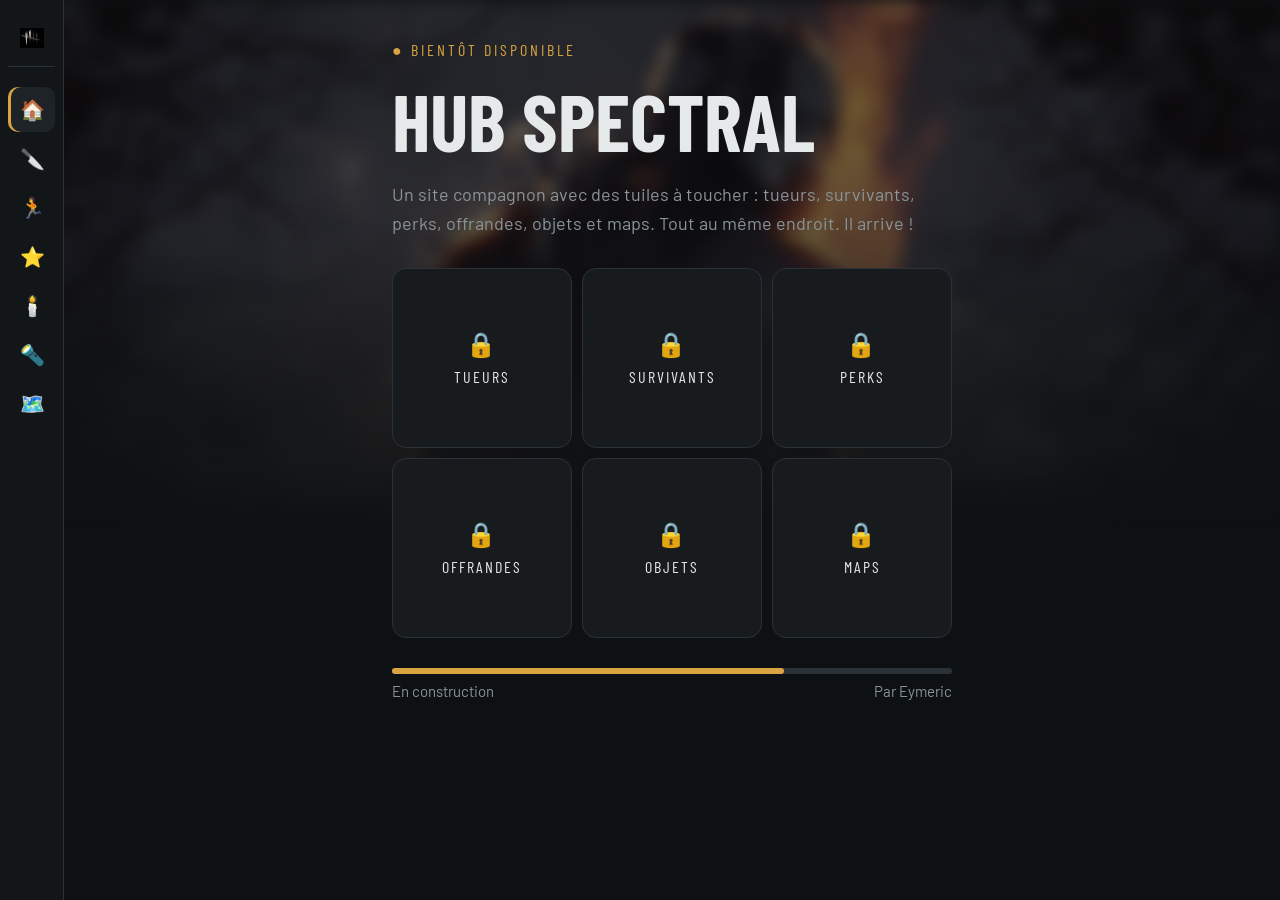
<file: index.html>
<!DOCTYPE html>
<html lang="fr">
<head>
  <meta charset="UTF-8">
  <meta name="viewport" content="width=device-width, initial-scale=1.0">
  <title>Hub Spectral</title>
  <link rel="stylesheet" href="https://fonts.googleapis.com/css2?family=Barlow+Condensed:wght@600;700&family=Barlow&display=swap">
  <link rel="stylesheet" href="css/style.css">
  <link rel="stylesheet" href="css/barre-nav.css">
</head>
<body>

  <!-- tout les racour pour naviger plus facilment entre les pages sans avoir besion de revenir au lobby du site -->
  <nav class="barre-nav">
    <a class="nav-logo" href="index.html"><span><img src="images/télécharger.gif" alt="" width="24" height="24"></span><b>Hub Spectral</b></a>
    <a class="actif" href="index.html"><span>🏠</span><b>Accueil</b></a>
    <a href="pages/tueurs.html"><span>🔪</span><b>Tueurs</b></a>
    <a href="pages/survivants.html"><span>🏃</span><b>Survivants</b></a>
    <a href="pages/perks.html"><span>⭐</span><b>Perks</b></a>
    <a href="pages/offrandes.html"><span>🕯️</span><b>Offrandes</b></a>
    <a href="pages/objets.html"><span>🔦</span><b>Objets</b></a>
    <a href="pages/maps.html"><span>🗺️</span><b>Maps</b></a>
  </nav>

  <div class="fond"></div>

  <div class="contenu">

    <div class="titre-petit">● Bientôt disponible</div>
    <h1>Hub Spectral</h1>
    <p>Un site compagnon avec des tuiles à toucher : tueurs, survivants, perks, offrandes, objets et maps. Tout au même endroit. Il arrive !</p>

    <!-- fait appel a la classe tuile dans le css et fait une redirection sur le sous page du site -->
    <div class="grille">
      <a class="tuile" href="pages/tueurs.html"><span>🔒</span>Tueurs</a>
      <a class="tuile" href="pages/survivants.html"><span>🔒</span>Survivants</a>
      <a class="tuile" href="pages/perks.html"><span>🔒</span>Perks</a>
      <a class="tuile" href="pages/offrandes.html"><span>🔒</span>Offrandes</a>
      <a class="tuile" href="pages/objets.html"><span>🔒</span>Objets</a>
      <a class="tuile" href="pages/maps.html"><span>🔒</span>Maps</a>
    </div>

    <!-- le bloc exterieur forme la piste et celui dedans forme la partie doree -->
    <div class="barre"><div></div></div>
    <div class="bas">
      <span>En construction</span>
      <span>Par Eymeric</span>
    </div>

  </div>

</body>
</html>
</file>
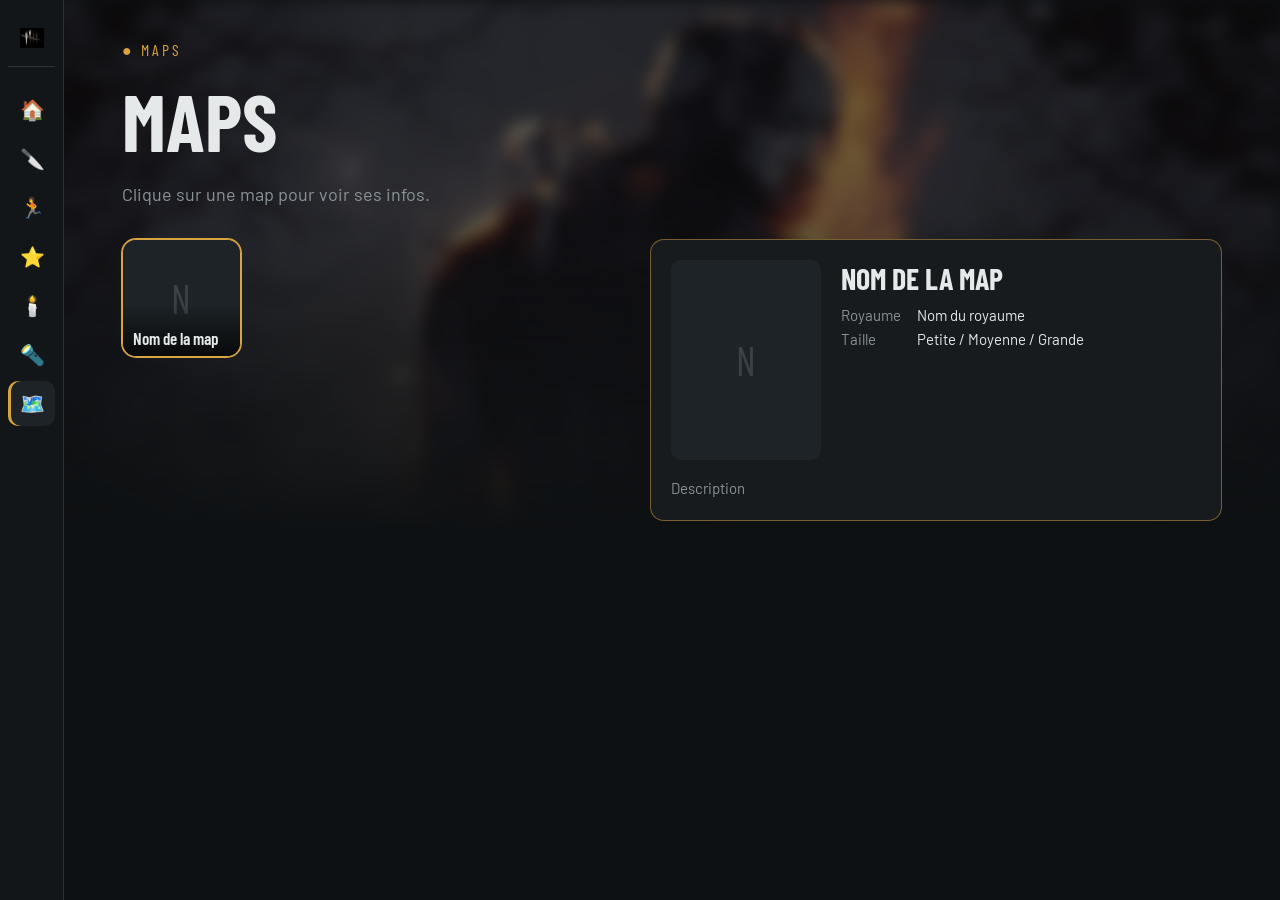
<file: pages/maps.html>
<!DOCTYPE html>
<html lang="fr">
<head>
  <meta charset="UTF-8">
  <meta name="viewport" content="width=device-width, initial-scale=1.0">
  <title>Maps - Hub Spectral</title>
  <link rel="stylesheet" href="https://fonts.googleapis.com/css2?family=Barlow+Condensed:wght@600;700&family=Barlow&display=swap">
  <link rel="stylesheet" href="../css/style.css">
  <link rel="stylesheet" href="../css/barre-nav.css">
  <link rel="stylesheet" href="../css/fiches.css">
</head>
<!-- cette page reutilise les fiches communes pour presenter les maps -->
<body class="page-fiches">

  <nav class="barre-nav">
    <a class="nav-logo" href="../index.html"><span><img src="../images/télécharger.gif" alt="" width="24" height="24"></span><b>Hub Spectral</b></a>
    <a href="../index.html"><span>🏠</span><b>Accueil</b></a>
    <a href="../pages/tueurs.html"><span>🔪</span><b>Tueurs</b></a>
    <a href="../pages/survivants.html"><span>🏃</span><b>Survivants</b></a>
    <a href="../pages/perks.html"><span>⭐</span><b>Perks</b></a>
    <a href="../pages/offrandes.html"><span>🕯️</span><b>Offrandes</b></a>
    <a href="../pages/objets.html"><span>🔦</span><b>Objets</b></a>
    <a class="actif" href="../pages/maps.html"><span>🗺️</span><b>Maps</b></a>
  </nav>

  <div class="fond"></div>

  <div class="contenu">

    <div class="titre-petit">● Maps</div>
    <h1>Maps</h1>
    <p>Clique sur une map pour voir ses infos.</p>

    <div class="mise-en-page">
    <div class="grille-fiches">

      <!-- fiche modele : renseigner le royaume la taille et la description de la map -->
      <label class="tuile-survivant">
        <input class="choix" type="radio" name="choix" checked>
        <span class="cadre-image mini-portrait" data-lettre="N"></span>
        <span class="nom-tuile">Nom de la map</span>
      </label>
      <div class="zone-droite">
        <div class="colonne-droite">
          <div class="panneau">
            <div class="panneau-haut">
              <div class="cadre-image grand-portrait" data-lettre="N"></div>
              <div>
                <h2 class="panneau-nom">Nom de la map</h2>
                <dl class="fiche">
                  <dt>Royaume</dt> <dd>Nom du royaume</dd>
                  <dt>Taille</dt> <dd>Petite / Moyenne / Grande</dd>
                </dl>
              </div>
            </div>
            <p class="panneau-description">Description</p>
          </div>
        </div>
      </div>

    </div>
    </div>

  </div>

</body>
</html>
</file>
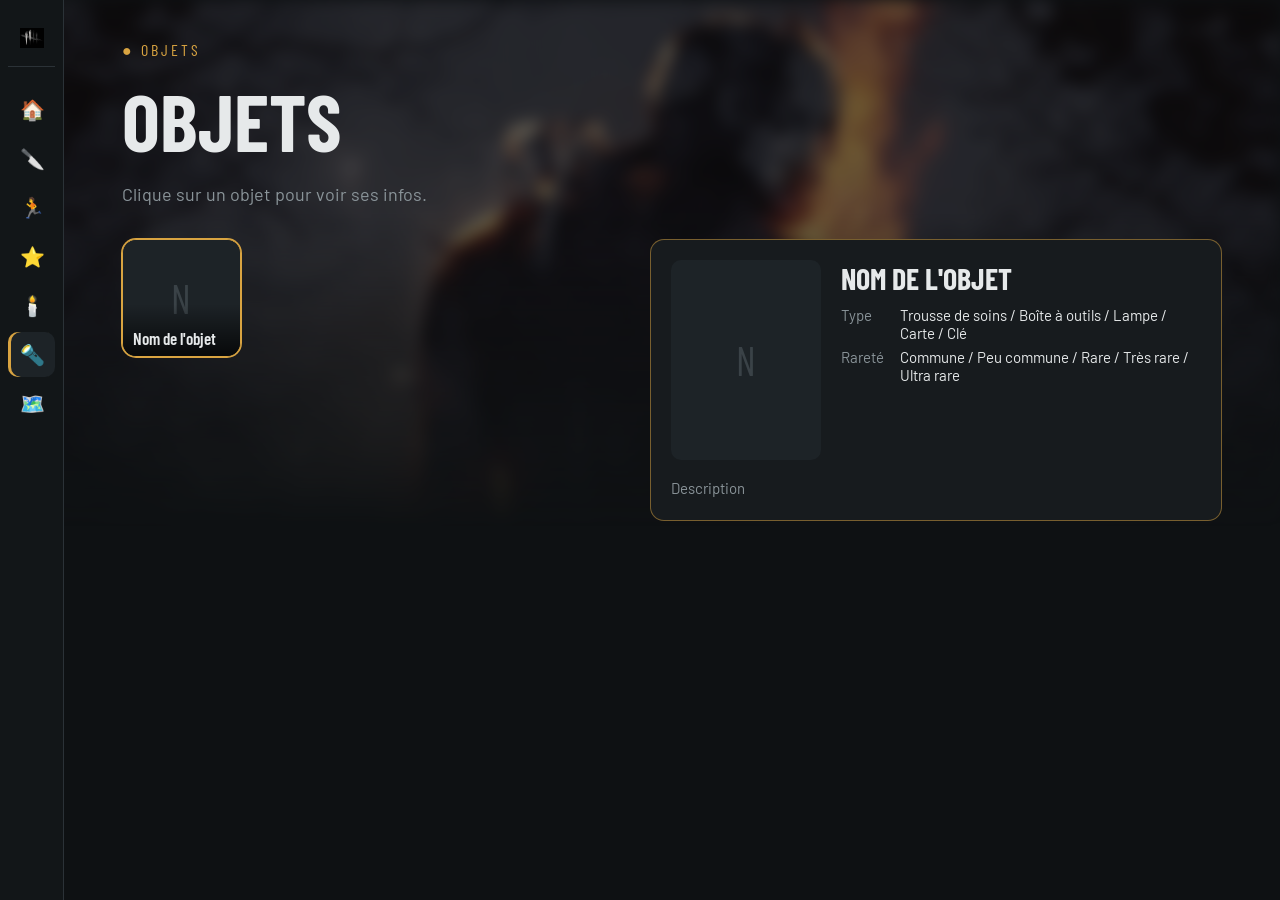
<file: pages/objets.html>
<!DOCTYPE html>
<html lang="fr">
<head>
  <meta charset="UTF-8">
  <meta name="viewport" content="width=device-width, initial-scale=1.0">
  <title>Objets - Hub Spectral</title>
  <link rel="stylesheet" href="https://fonts.googleapis.com/css2?family=Barlow+Condensed:wght@600;700&family=Barlow&display=swap">
  <link rel="stylesheet" href="../css/style.css">
  <link rel="stylesheet" href="../css/barre-nav.css">
  <link rel="stylesheet" href="../css/fiches.css">
</head>
<!-- cette page reutilise les fiches communes pour presenter les objets -->
<body class="page-fiches">

  <nav class="barre-nav">
    <a class="nav-logo" href="../index.html"><span><img src="../images/télécharger.gif" alt="" width="24" height="24"></span><b>Hub Spectral</b></a>
    <a href="../index.html"><span>🏠</span><b>Accueil</b></a>
    <a href="../pages/tueurs.html"><span>🔪</span><b>Tueurs</b></a>
    <a href="../pages/survivants.html"><span>🏃</span><b>Survivants</b></a>
    <a href="../pages/perks.html"><span>⭐</span><b>Perks</b></a>
    <a href="../pages/offrandes.html"><span>🕯️</span><b>Offrandes</b></a>
    <a class="actif" href="../pages/objets.html"><span>🔦</span><b>Objets</b></a>
    <a href="../pages/maps.html"><span>🗺️</span><b>Maps</b></a>
  </nav>

  <div class="fond"></div>

  <div class="contenu">

    <div class="titre-petit">● Objets</div>
    <h1>Objets</h1>
    <p>Clique sur un objet pour voir ses infos.</p>

    <div class="mise-en-page">
    <div class="grille-fiches">

      <!-- fiche modele : renseigner le type la rarete et lutilisation de lobjet -->
      <label class="tuile-survivant">
        <input class="choix" type="radio" name="choix" checked>
        <span class="cadre-image mini-portrait" data-lettre="N"></span>
        <span class="nom-tuile">Nom de l'objet</span>
      </label>
      <div class="zone-droite">
        <div class="colonne-droite">
          <div class="panneau">
            <div class="panneau-haut">
              <div class="cadre-image grand-portrait" data-lettre="N"></div>
              <div>
                <h2 class="panneau-nom">Nom de l'objet</h2>
                <dl class="fiche">
                  <dt>Type</dt> <dd>Trousse de soins / Boîte à outils / Lampe / Carte / Clé</dd>
                  <dt>Rareté</dt> <dd>Commune / Peu commune / Rare / Très rare / Ultra rare</dd>
                </dl>
              </div>
            </div>
            <p class="panneau-description">Description</p>
          </div>
        </div>
      </div>

    </div>
    </div>

  </div>

</body>
</html>
</file>
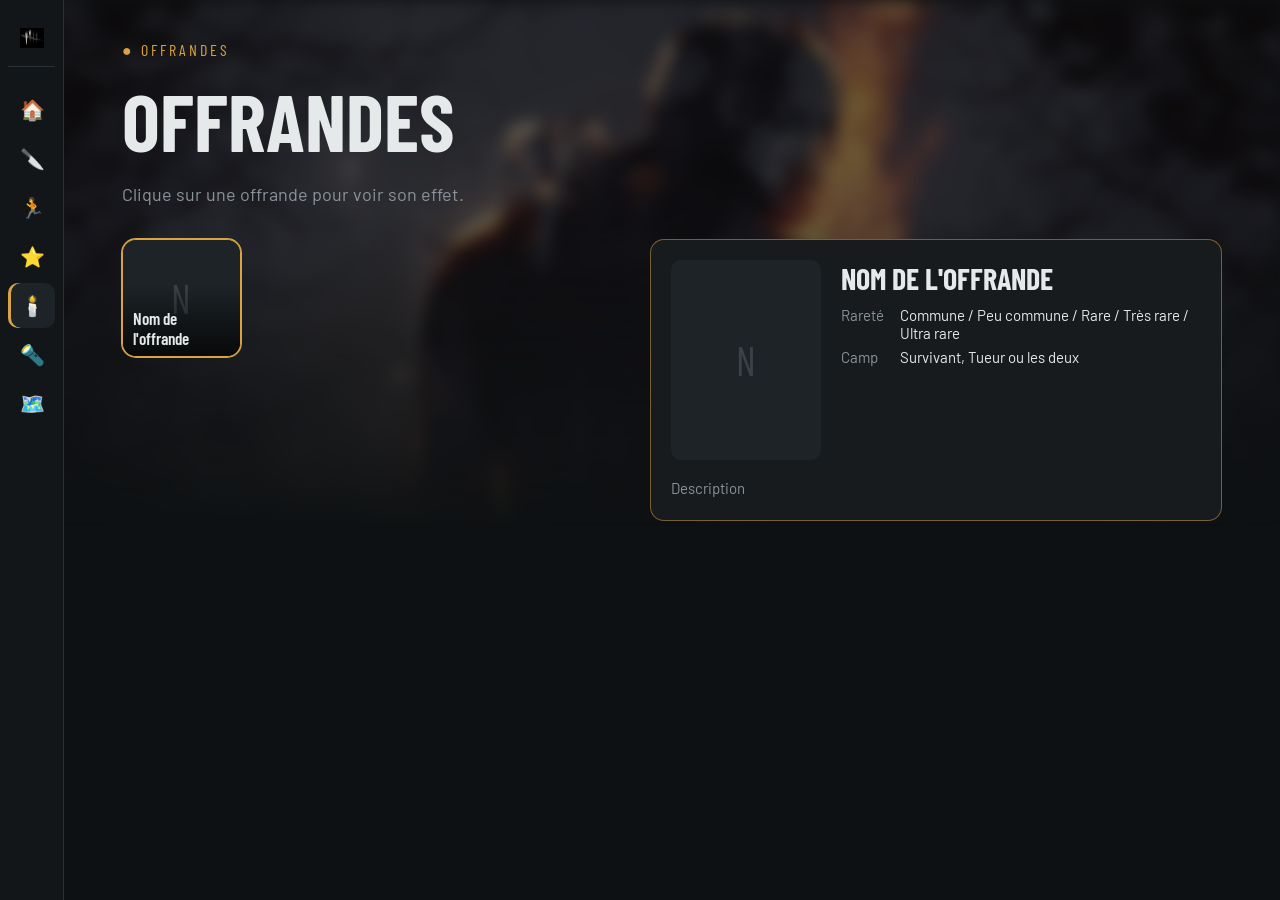
<file: pages/offrandes.html>
<!DOCTYPE html>
<html lang="fr">
<head>
  <meta charset="UTF-8">
  <meta name="viewport" content="width=device-width, initial-scale=1.0">
  <title>Offrandes - Hub Spectral</title>
  <link rel="stylesheet" href="https://fonts.googleapis.com/css2?family=Barlow+Condensed:wght@600;700&family=Barlow&display=swap">
  <link rel="stylesheet" href="../css/style.css">
  <link rel="stylesheet" href="../css/barre-nav.css">
  <link rel="stylesheet" href="../css/fiches.css">
</head>
<!-- cette page reutilise les fiches communes pour presenter les offrandes -->
<body class="page-fiches">

  <nav class="barre-nav">
    <a class="nav-logo" href="../index.html"><span><img src="../images/télécharger.gif" alt="" width="24" height="24"></span><b>Hub Spectral</b></a>
    <a href="../index.html"><span>🏠</span><b>Accueil</b></a>
    <a href="../pages/tueurs.html"><span>🔪</span><b>Tueurs</b></a>
    <a href="../pages/survivants.html"><span>🏃</span><b>Survivants</b></a>
    <a href="../pages/perks.html"><span>⭐</span><b>Perks</b></a>
    <a class="actif" href="../pages/offrandes.html"><span>🕯️</span><b>Offrandes</b></a>
    <a href="../pages/objets.html"><span>🔦</span><b>Objets</b></a>
    <a href="../pages/maps.html"><span>🗺️</span><b>Maps</b></a>
  </nav>

  <div class="fond"></div>

  <div class="contenu">

    <div class="titre-petit">● Offrandes</div>
    <h1>Offrandes</h1>
    <p>Clique sur une offrande pour voir son effet.</p>

    <div class="mise-en-page">
    <div class="grille-fiches">

      <!-- fiche modele : renseigner la rarete le camp autorise et leffet de loffrande -->
      <label class="tuile-survivant">
        <input class="choix" type="radio" name="choix" checked>
        <span class="cadre-image mini-portrait" data-lettre="N"></span>
        <span class="nom-tuile">Nom de l'offrande</span>
      </label>
      <div class="zone-droite">
        <div class="colonne-droite">
          <div class="panneau">
            <div class="panneau-haut">
              <div class="cadre-image grand-portrait" data-lettre="N"></div>
              <div>
                <h2 class="panneau-nom">Nom de l'offrande</h2>
                <dl class="fiche">
                  <dt>Rareté</dt> <dd>Commune / Peu commune / Rare / Très rare / Ultra rare</dd>
                  <dt>Camp</dt> <dd>Survivant, Tueur ou les deux</dd>
                </dl>
              </div>
            </div>
            <p class="panneau-description">Description</p>
          </div>
        </div>
      </div>

    </div>
    </div>

  </div>

</body>
</html>
</file>
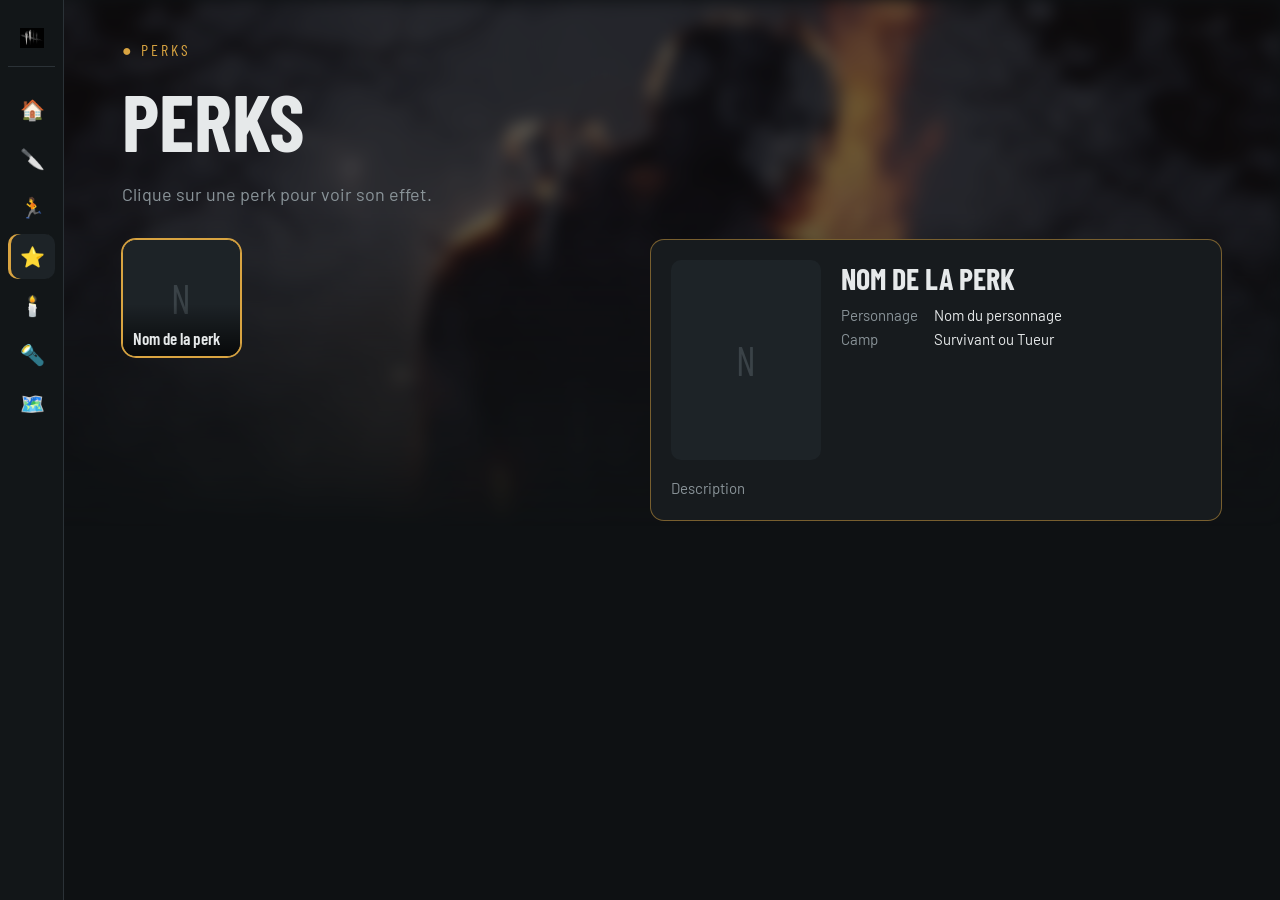
<file: pages/perks.html>
<!DOCTYPE html>
<html lang="fr">
<head>
  <meta charset="UTF-8">
  <meta name="viewport" content="width=device-width, initial-scale=1.0">
  <title>Perks - Hub Spectral</title>
  <link rel="stylesheet" href="https://fonts.googleapis.com/css2?family=Barlow+Condensed:wght@600;700&family=Barlow&display=swap">
  <link rel="stylesheet" href="../css/style.css">
  <link rel="stylesheet" href="../css/barre-nav.css">
  <link rel="stylesheet" href="../css/fiches.css">
</head>
<!-- cette page reutilise les fiches communes pour presenter les competences -->
<body class="page-fiches">

  <nav class="barre-nav">
    <a class="nav-logo" href="../index.html"><span><img src="../images/télécharger.gif" alt="" width="24" height="24"></span><b>Hub Spectral</b></a>
    <a href="../index.html"><span>🏠</span><b>Accueil</b></a>
    <a href="../pages/tueurs.html"><span>🔪</span><b>Tueurs</b></a>
    <a href="../pages/survivants.html"><span>🏃</span><b>Survivants</b></a>
    <a class="actif" href="../pages/perks.html"><span>⭐</span><b>Perks</b></a>
    <a href="../pages/offrandes.html"><span>🕯️</span><b>Offrandes</b></a>
    <a href="../pages/objets.html"><span>🔦</span><b>Objets</b></a>
    <a href="../pages/maps.html"><span>🗺️</span><b>Maps</b></a>
  </nav>

  <div class="fond"></div>

  <div class="contenu">

    <div class="titre-petit">● Perks</div>
    <h1>Perks</h1>
    <p>Clique sur une perk pour voir son effet.</p>

    <div class="mise-en-page">
    <div class="grille-fiches">

      <!-- fiche modele : indiquer le personnage le camp et remplacer Description par leffet de la competence -->
      <label class="tuile-survivant">
        <input class="choix" type="radio" name="choix" checked>
        <span class="cadre-image mini-portrait" data-lettre="N"></span>
        <span class="nom-tuile">Nom de la perk</span>
      </label>
      <div class="zone-droite">
        <div class="colonne-droite">
          <div class="panneau">
            <div class="panneau-haut">
              <div class="cadre-image grand-portrait" data-lettre="N"></div>
              <div>
                <h2 class="panneau-nom">Nom de la perk</h2>
                <dl class="fiche">
                  <dt>Personnage</dt> <dd>Nom du personnage</dd>
                  <dt>Camp</dt> <dd>Survivant ou Tueur</dd>
                </dl>
              </div>
            </div>
            <p class="panneau-description">Description</p>
          </div>
        </div>
      </div>

    </div>
    </div>

  </div>

</body>
</html>
</file>
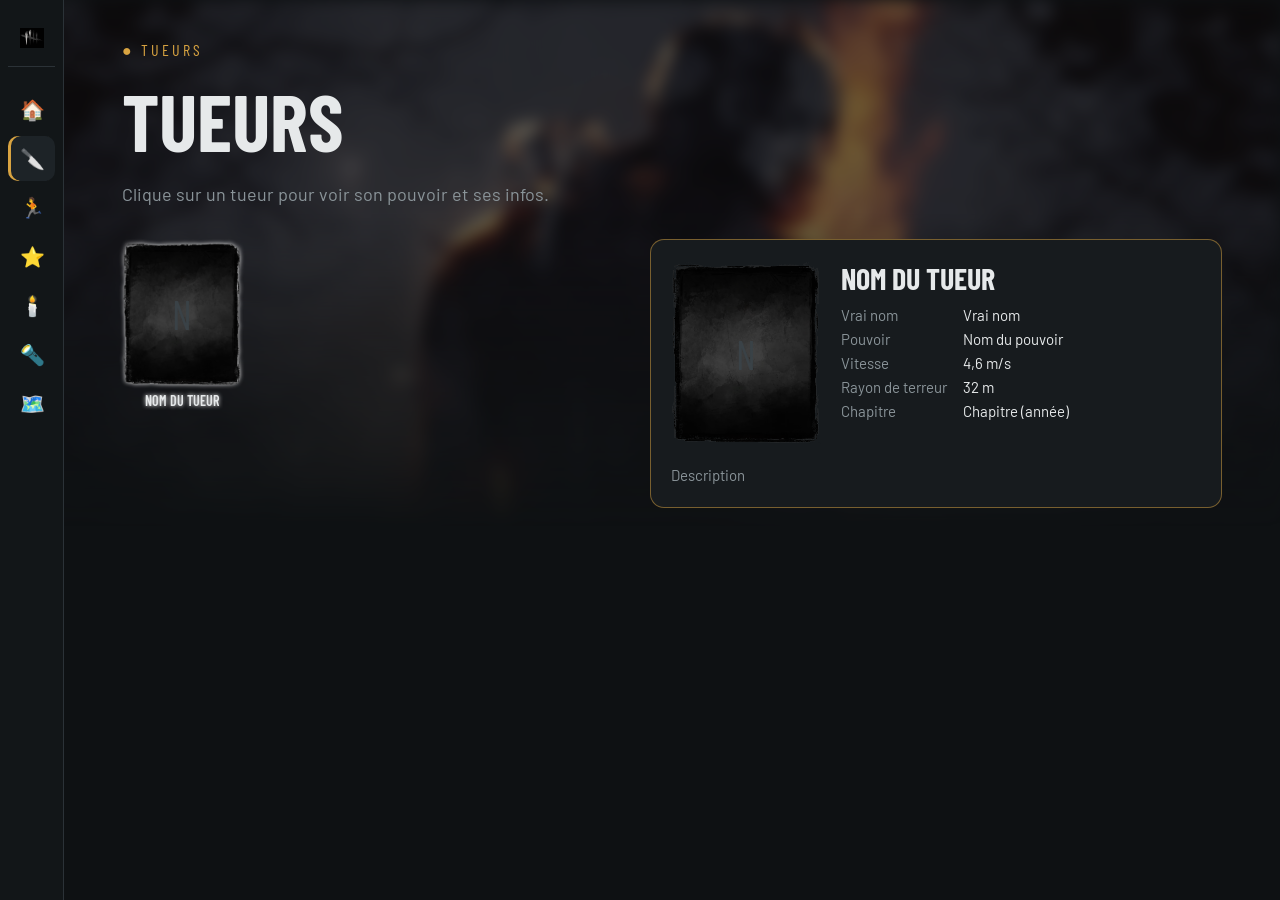
<file: pages/tueurs.html>
<!DOCTYPE html>
<html lang="fr">
<head>
  <meta charset="UTF-8">
  <meta name="viewport" content="width=device-width, initial-scale=1.0">
  <title>Tueurs - Hub Spectral</title>
  <link rel="stylesheet" href="https://fonts.googleapis.com/css2?family=Barlow+Condensed:wght@600;700&family=Barlow&display=swap">
  <link rel="stylesheet" href="../css/style.css">
  <link rel="stylesheet" href="../css/barre-nav.css">
  <link rel="stylesheet" href="../css/fiches.css">
</head>
<!-- la classe page-tueurs active les portraits specifiques dans fiches.css -->
<body class="page-fiches page-tueurs">

  <nav class="barre-nav">
    <a class="nav-logo" href="../index.html"><span><img src="../images/télécharger.gif" alt="" width="24" height="24"></span><b>Hub Spectral</b></a>
    <a href="../index.html"><span>🏠</span><b>Accueil</b></a>
    <a class="actif" href="../pages/tueurs.html"><span>🔪</span><b>Tueurs</b></a>
    <a href="../pages/survivants.html"><span>🏃</span><b>Survivants</b></a>
    <a href="../pages/perks.html"><span>⭐</span><b>Perks</b></a>
    <a href="../pages/offrandes.html"><span>🕯️</span><b>Offrandes</b></a>
    <a href="../pages/objets.html"><span>🔦</span><b>Objets</b></a>
    <a href="../pages/maps.html"><span>🗺️</span><b>Maps</b></a>
  </nav>

  <div class="fond"></div>

  <div class="contenu">

    <div class="titre-petit">● Tueurs</div>
    <h1>Tueurs</h1>
    <p>Clique sur un tueur pour voir son pouvoir et ses infos.</p>

    <div class="mise-en-page">
    <div class="grille-fiches">

      <!-- fiche modele a remplir avec le pouvoir la vitesse et le rayon de terreur du tueur -->
      <label class="tuile-survivant">
        <input class="choix" type="radio" name="choix" checked>
        <span class="cadre-image mini-portrait" data-lettre="N"></span>
        <span class="nom-tuile">Nom du tueur</span>
      </label>
      <div class="zone-droite">
        <div class="colonne-droite">
          <div class="panneau">
            <div class="panneau-haut">
              <div class="cadre-image grand-portrait" data-lettre="N"></div>
              <div>
                <h2 class="panneau-nom">Nom du tueur</h2>
                <dl class="fiche">
                  <dt>Vrai nom</dt> <dd>Vrai nom</dd>
                  <dt>Pouvoir</dt> <dd>Nom du pouvoir</dd>
                  <dt>Vitesse</dt> <dd>4,6 m/s</dd>
                  <dt>Rayon de terreur</dt> <dd>32 m</dd>
                  <dt>Chapitre</dt> <dd>Chapitre (année)</dd>
                </dl>
              </div>
            </div>
            <p class="panneau-description">Description</p>
          </div>
        </div>
      </div>

    </div>
    </div>

  </div>

</body>
</html>
</file>
<file: css/style.css>
body {
  background: #0e1113;
  color: #e6e9ea;
  font-family: "Barlow", Arial, sans-serif;
  font-size: 18px;
  margin: 0;
  padding: 40px 16px;
}

/* limage en flou dans le fond avec un chemin pour allé chercher le gif  */
.fond {
  position: absolute;
  top: 0;
  left: 0;
  width: 100%;
  height: 530px;
  background: url("../images/dbd-Lobby.gif") center 8% / cover no-repeat;
  filter: blur(8px);
  opacity: 0.4;
  -webkit-mask-image: linear-gradient(black 40%, transparent);
  mask-image: linear-gradient(black 40%, transparent);
  pointer-events: none; 
}

.contenu {
  position: relative;
  max-width: 560px;
  margin: 0 auto;
}

/* poue le "Binetot disponible" */
.titre-petit {
  color: #d9a441;
  font-family: "Barlow Condensed", Arial, sans-serif;
  font-size: 16px;
  letter-spacing: 3px;
  text-transform: uppercase;
}

/* modifictuon sur le 2eme titre dans lordre dimpotance */
h1 {
  font-family: "Barlow Condensed", Arial, sans-serif;
  font-size: 80px;
  line-height: 1;
  text-transform: uppercase;
  margin: 20px 0;
}

p {
  color: #8a9499;
  line-height: 1.6;
}

.grille {
  display: grid;
  grid-template-columns: 1fr 1fr 1fr;
  gap: 10px;
  margin: 30px 0;
}

/* les propriete des cases comme pour la barre de navigation la couleur change 
au survole pour mettre en anvat la case sur la quell est la sourie */
.tuile {
  background: #171b1e;
  border: 1px solid #2b3237;
  border-radius: 14px;
  aspect-ratio: 1 / 1;

  display: flex;
  flex-direction: column;
  align-items: center;
  justify-content: center;
  text-align: center;

  text-decoration: none;
  color: #e6e9ea;

  font-family: "Barlow Condensed", Arial, sans-serif;
  font-size: 16px;
  letter-spacing: 2px;
  text-transform: uppercase;
}

.tuile:hover {
  border-color: #d9a441;
}

.tuile span {
  font-size: 24px;
  margin-bottom: 8px;
}

.barre {
  background: #2b3237;
  border-radius: 10px;
  height: 6px;
}

.barre div {
  background: #d9a441;
  border-radius: 10px;
  height: 6px;
  width: 70%;
}

.bas {
  display: flex;
  justify-content: space-between;
  color: #8a9499;
  font-size: 15px;
  margin-top: 8px;
}

.retour {
  color: #d9a441;
  text-decoration: none;
}

@media (max-width: 500px) {
  h1 {
    font-size: 56px;
  }
}
</file>
<file: css/barre-nav.css>
/* laisse de la place a gauche pour que la barre ne cache pas le contenu */
body {
  padding-left: 80px; 
}

/* barre de navigtion a gauche lecran en mode normal */
.barre-nav {
  position: fixed;
  top: 0;
  left: 0;
  bottom: 0;
  z-index: 10;
  width: 64px;
  overflow: hidden;
  background: #121618;
  border-right: 1px solid #2b3237;
  display: flex;
  flex-direction: column;
  gap: 4px;
  padding: 16px 8px;
  box-sizing: border-box;
  transition: width 0.25s;
}

.barre-nav:hover {
  width: 220px;
  box-shadow: 8px 0 30px rgba(0, 0, 0, 0.5);
}

.barre-nav a {
  display: flex;
  align-items: center;
  gap: 14px;
  padding: 10px 12px;
  border-radius: 10px;
  color: #8a9499;
  text-decoration: none;
  white-space: nowrap;
  font-family: "Barlow Condensed", Arial, sans-serif;
  font-size: 16px;
  letter-spacing: 2px;
  text-transform: uppercase;
}

.barre-nav a span {
  font-size: 20px;
  width: 24px;
  text-align: center;
  flex-shrink: 0;
}

/* cache le texte des liens et prepare son apparition progressive */
.barre-nav a b {
  font-weight: 600;
  opacity: 0;
  transition: opacity 0.2s;
}

.barre-nav:hover a b {
  opacity: 1;
}

.barre-nav a:hover {
  background: #1d2327;
  color: #e6e9ea;
}

/*repere la page actuelle avec du dore et un trait a gauche */
.barre-nav a.actif {
  background: #1d2327;
  color: #d9a441;
  box-shadow: inset 3px 0 0 #d9a441;
}

.barre-nav .nav-logo {
  color: #e6e9ea;
  margin-bottom: 16px;
  border-bottom: 1px solid #2b3237;
  border-radius: 0;
  padding-bottom: 16px;
}

.barre-nav .nav-logo span {
  display: flex;
  align-items: center;
  justify-content: center;
  height: 24px;
}

.barre-nav .nav-logo img {
  display: block;
  width: 24px;
  height: 24px;
  object-fit: contain;
}

/* sur les ecrans de 700px ou moins la navigation passe en bas */
@media (max-width: 700px) {
  /* garde de la place sous le contenu pour la barre mobile */
  body {
    padding-left: 16px;
    padding-bottom: 90px;
  }

  /* aligne les liens en ligne et garde la meme taille meme au survol */
  .barre-nav,
  .barre-nav:hover {
    top: auto;
    width: 100%;
    height: 64px;
    flex-direction: row;
    justify-content: space-around;
    padding: 8px;
    border-right: none;
    border-top: 1px solid #2b3237;
    box-shadow: none;
  }

  /* cache les textes et le logo pour laisser de la place aux icones */
  .barre-nav a b,
  .barre-nav .nav-logo {
    display: none;
  }

  .barre-nav a.actif {
    box-shadow: inset 0 3px 0 #d9a441;
  }
}
</file>
<file: css/fiches.css>
/* elargit les pages de fiches pour accueillir la grille et les details */
.page-fiches .contenu {
  max-width: 1100px;
}

/* reserve la partie droite pour la fiche avec la meme largeur que zone-droite */
.mise-en-page {
  position: relative; 
  /* conserve assez de hauteur pour la fiche de droite meme quand la grille contient peu de tuiles */
  min-height: 520px;
  /* calc additionne la largeur du panneau (52%) et un espace de 24px pour separer les deux colonnes */
  padding-right: calc(52% + 24px);
  margin: 30px 0;
}

/* sert de repere aux images en position absolute ; overflow hidden coupe ce qui depasse du cadre */
.cadre-image {
  position: relative;
  overflow: hidden;
  background: #1d2327;
  display: flex;
  align-items: center;
  justify-content: center;
}

/* affiche data-lettre comme repere quand aucune image ne recouvre le cadre */
.cadre-image::before {
  /* before cree un element visuel sans balise HTML ; attr lit la valeur data-lettre du cadre */
  content: attr(data-lettre);
  font-family: "Barlow Condensed", Arial, sans-serif;
  font-size: 40px;
  color: #3a4247;
}

/* inset 0 colle limage aux quatre bords ; cover remplit le cadre sans deformation mais peut rogner limage */
.cadre-image img {
  position: absolute;
  inset: 0;
  width: 100%;
  height: 100%;
  object-fit: cover;
}

/* repeat(4, 1fr) cree quatre colonnes qui se partagent la place disponible a parts egales */
.grille-fiches {
  display: grid;
  grid-template-columns: repeat(4, 1fr);
  gap: 10px;
}

/* style commun aux tuiles de toutes les categories malgre le nom survivant ; aspect-ratio 1 / 1 garde une forme carree */
.tuile-survivant {
  position: relative;
  aspect-ratio: 1 / 1;
  border: 1px solid #2b3237;
  border-radius: 14px;
  overflow: hidden;
  background: #171b1e;
  cursor: pointer;
}

/* cache les boutons radio visuellement tout en gardant la selection avec le label et le clavier */
.choix {
  position: absolute;
  opacity: 0;
  /* le clic passe au label qui coche le bouton ; contrairement a display none le bouton reste accessible au clavier */
  pointer-events: none;
}

/* ce selecteur vise seulement les mini-portraits places dans une tuile ; le grand portrait garde ses propres dimensions */
.tuile-survivant .mini-portrait {
  position: absolute;
  inset: 0;
}

/* superpose le nom en bas du portrait ; le degrade sombre garde le texte lisible sur limage */
.tuile-survivant .nom-tuile {
  position: absolute;
  left: 0;
  right: 0;
  bottom: 0;
  /* trois valeurs correspondent au haut aux deux cotes puis au bas ; lespace du haut etend le degrade au-dessus du nom */
  padding: 24px 10px 8px;
  text-align: left;
  background: linear-gradient(transparent, rgba(0, 0, 0, 0.75));
  color: #e6e9ea;
  font-family: "Barlow Condensed", Arial, sans-serif;
  font-size: 17px;
  font-weight: 600;
}

/* hover indique le passage de la souris ; checked plus bas conserve le marquage apres la selection */
.tuile-survivant:hover {
  border-color: #8a9499;
}

/* has repere la tuile contenant le bouton coche pour marquer la selection */
.tuile-survivant:has(.choix:checked) {
  border-color: #d9a441;
  /* sans decalage ni flou le dernier 1px ajoute un liseret exterieur sans agrandir la tuile */
  box-shadow: 0 0 0 1px #d9a441;
}

/* rend visible la tuile atteinte avec le clavier */
.tuile-survivant:has(.choix:focus-visible) {
  outline: 2px solid #d9a441;
  /* eloigne le contour de focus de la tuile sans changer sa taille dans la grille */
  outline-offset: 2px;
}

/* chaque fiche est cachee au depart ; absolute la place a droite du bloc mise-en-page sans occuper une case de la grille */
.zone-droite {
  display: none;
  position: absolute;
  top: 0;
  right: 0;
  bottom: 0;
  width: 52%;
}

/* le signe + affiche uniquement le panneau place juste apres la tuile selectionnee */
.tuile-survivant:has(.choix:checked) + .zone-droite {
  display: block;
}

/* garde les details visibles au defilement et permet de les faire defiler si le panneau est trop haut */
.colonne-droite {
  display: flex;
  flex-direction: column;
  gap: 16px;
  position: sticky;
  /* sticky retient la colonne a 20px du haut pendant le defilement tant que son conteneur le permet */
  top: 20px;

  /* 100vh correspond a la hauteur de lecran ; min retient la plus petite limite entre le parent et lecran moins 40px */
  max-height: min(100%, calc(100vh - 40px));
  /* ajoute un defilement vertical seulement si le contenu depasse la hauteur disponible */
  overflow-y: auto;
}

/* habillage commun aux blocs de presentation et dhistoire ; padding garde le contenu a distance de la bordure */
.panneau {
  background: #171b1e;
  border: 1px solid rgba(217, 164, 65, 0.5);
  border-radius: 14px;
  padding: 20px;
}

/* reserve 150px au portrait puis donne le reste de la ligne aux informations */
.panneau-haut {
  display: grid;
  grid-template-columns: 150px 1fr;
  gap: 20px;
}

/* le ratio 3 / 4 donne une hauteur egale aux quatre tiers de la largeur sans fixer de hauteur en pixels */
.grand-portrait {
  aspect-ratio: 3 / 4;
  border-radius: 10px;
}

/* is applique aux tueurs et survivants le meme fond et le meme masque de portrait */
:is(.page-survivants, .page-tueurs) .mini-portrait,
/* harmonise le grand portrait avec le format 4 / 5 des miniatures de personnages */
:is(.page-survivants, .page-tueurs) .grand-portrait {
  background: #555 url("../images/fonds/portrait-jeu.webp") center / contain no-repeat;
  /* melange le gris et limage de fond pour assombrir le fond du portrait */
  background-blend-mode: multiply;
  /* le masque decoupe le portrait selon la transparence de portrait-jeu.webp :
     les zones transparentes cachent le portrait et les zones opaques le montrent.
     Cela cree les bords irreguliers ; contain garde le masque entier sans le deformer. */
  mask: url("../images/fonds/portrait-jeu.webp") center / contain no-repeat;
}

/* adapte les tuiles des personnages avec un portrait vertical et le nom en dessous */
:is(.page-survivants, .page-tueurs) .grille-fiches {
  gap: 12px 8px;
}

/* ces regles remplacent le cadre carre commun sur les pages de personnages ; overflow visible laisse depasser les effets de contour */
:is(.page-survivants, .page-tueurs) .tuile-survivant {
  aspect-ratio: auto;
  border-radius: 0;
  border: 0;
  background: transparent;
  overflow: visible;
}

/* remet le portrait dans le flux normal ; sa hauteur suit le ratio 4 / 5 au lieu de remplir toute la tuile */
:is(.page-survivants, .page-tueurs) .tuile-survivant .mini-portrait {
  position: relative;
  inset: auto;
  width: 100%;
  aspect-ratio: 4 / 5;
}

:is(.page-survivants, .page-tueurs) .mini-portrait img,
:is(.page-survivants, .page-tueurs) .grand-portrait img {
  object-fit: cover;
  /* aligne le recadrage en bas au centre pour garder le bas du personnage visible */
  object-position: center bottom;
}

:is(.page-survivants, .page-tueurs) .grand-portrait {
  aspect-ratio: 4 / 5;
  border-radius: 0;
  border: 0;
}

/* annule le placement superpose du nom pour le remettre sous le portrait */
:is(.page-survivants, .page-tueurs) .nom-tuile {
  position: static;
  display: block;
  padding: 4px 5px 5px;
  background: none;
  font-size: 14px;
  line-height: 1.1;
  text-align: center;
  text-transform: uppercase;
}

/* au survol, le contour lumineux est une ombre et non une bordure :
   drop-shadow suit les formes visibles apres le decoupage par le masque,
   alors que border ou box-shadow suivraient le cadre rectangulaire de la tuile. */
:is(.page-survivants, .page-tueurs) .tuile-survivant:hover {
  /* 0 0 : aucun decalage ; 2px : flou de la lueur ; #dce3e6 : couleur claire */
  filter: drop-shadow(0 0 2px #dce3e6);
}

/* remplace le liseret dore commun par une lueur blanche pour le personnage selectionne */
:is(.page-survivants, .page-tueurs) .tuile-survivant:has(.choix:checked) {
  box-shadow: none;
  filter: drop-shadow(0 0 2px #fff);
}

/* supprime le pseudo-element de remplacement des portraits qui contiennent deja une balise img */
:is(.page-survivants, .page-tueurs) .mini-portrait:has(img)::before,
:is(.page-survivants, .page-tueurs) .grand-portrait:has(img)::before {
  content: none;
}

/* hierarchie du texte : nom principal ici puis description plus petite et titres de sections en dore plus bas */
.panneau-nom {
  font-family: "Barlow Condensed", Arial, sans-serif;
  font-size: 30px;
  text-transform: uppercase;
  margin: 0 0 10px;
}

.panneau-description {
  margin: 0;
  font-size: 16px;
}

/* range les trois competences du personnage sur une ligne */
.panneau-perks {
  display: grid;
  grid-template-columns: repeat(3, 1fr);
  gap: 10px;
  margin-top: 20px;
}

/* chaque competence possede son propre cadre ; le centrage sapplique a son nom et a son resume */
.perk {
  background: #121618;
  border: 1px solid #2b3237;
  border-radius: 10px;
  padding: 14px 10px;
  text-align: center;
}

.icone-perk {
  width: 56px;
  height: 56px;
  /* les marges laterales auto centrent le cadre de 56px dans sa carte de competence */
  margin: 4px auto 10px;
  background: transparent;
  /* cree un groupe de superposition local pour que le losange avec z-index -1 reste derriere licone sans passer derriere le panneau */
  isolation: isolate;
}

/* cree un losange violet derriere licone avec un carre tourne de 45 degres */
.icone-perk::after {
  /* un contenu vide suffit a creer le pseudo-element after qui dessine le fond sans ajouter de texte */
  content: "";
  position: absolute;
  /* reduit le carre avant sa rotation pour laisser de la place aux pointes du losange */
  inset: 9px;
  z-index: -1;
  transform: rotate(45deg);
  background: linear-gradient(135deg, #68347d, #3c194d);
  border: 3px solid #160d1c;
}

.icone-perk::before {
  font-size: 22px;
}

.icone-perk:has(img) {
  background: transparent;
}

/* retire la lettre de remplacement quand une image de competence est presente */
.icone-perk:has(img)::before {
  content: none;
}

/* contain affiche toute licone sans la rogner contrairement au cover utilise pour les portraits */
.icone-perk img {
  object-fit: contain;
}

.perk h3 {
  font-family: "Barlow Condensed", Arial, sans-serif;
  font-size: 18px;
  margin: 0 0 6px;
}

.perk p {
  font-size: 13px;
  margin: 0;
}

.titre-panneau {
  font-family: "Barlow Condensed", Arial, sans-serif;
  font-size: 22px;
  text-transform: uppercase;
  letter-spacing: 2px;
  color: #d9a441;
  margin: 0 0 12px;
}

/* aligne les intitules dt et leurs valeurs dd sur deux colonnes */
.fiche {
  display: grid;
  /* la premiere colonne prend la largeur de son intitule le plus long et la seconde utilise le reste */
  grid-template-columns: max-content 1fr;
  gap: 6px 16px;
  margin: 0 0 14px;
  font-size: 15px;
}

.fiche dt {
  color: #8a9499;
}

/* retire le retrait ajoute par defaut aux valeurs dd pour garder les deux colonnes alignees */
.fiche dd {
  margin: 0;
  color: #e6e9ea;
}

.panneau-histoire {
  margin: 0;
  font-size: 15px;
}

/* le signe > vise uniquement la description directement dans le panneau sans toucher celles du bloc panneau-haut */
.panneau > .panneau-description {
  margin-top: 16px;
  font-size: 15px;
}

/* sur tablette les details reviennent dans la grille sur toute sa largeur et ne restent plus fixes au defilement */
@media (max-width: 900px) {
  .mise-en-page {
    padding-right: 0;
    min-height: 0;
  }

  .grille-fiches {
    /* complete les trous disponibles dans la grille avec les tuiles suivantes quand la fiche occupe une ligne entiere */
    grid-auto-flow: dense;
  }

  .zone-droite {
    /* dans cette fiche mobile static remet le panneau dans le flux de la grille au lieu de le superposer a droite */
    position: static;
    width: auto;
    /* etend la fiche de la premiere a la derniere ligne de colonne donc sur toute la largeur */
    grid-column: 1 / -1;
  }

  .colonne-droite {
    position: static;
    /* la fiche reprend toute sa hauteur naturelle ; le contenu se lit avec le defilement de la page */
    max-height: none;
  }
}

/* sur telephone garde trois tuiles par ligne et empile le portrait et les competences */
@media (max-width: 500px) {
  .grille-fiches {
    grid-template-columns: repeat(3, 1fr);
  }

  .panneau-haut {
    grid-template-columns: 1fr;
  }

  .grand-portrait {
    /* evite que le portrait devienne trop grand quand la presentation passe sur une seule colonne */
    max-width: 180px;
  }

  .panneau-perks {
    grid-template-columns: 1fr;
  }
}
</file>
